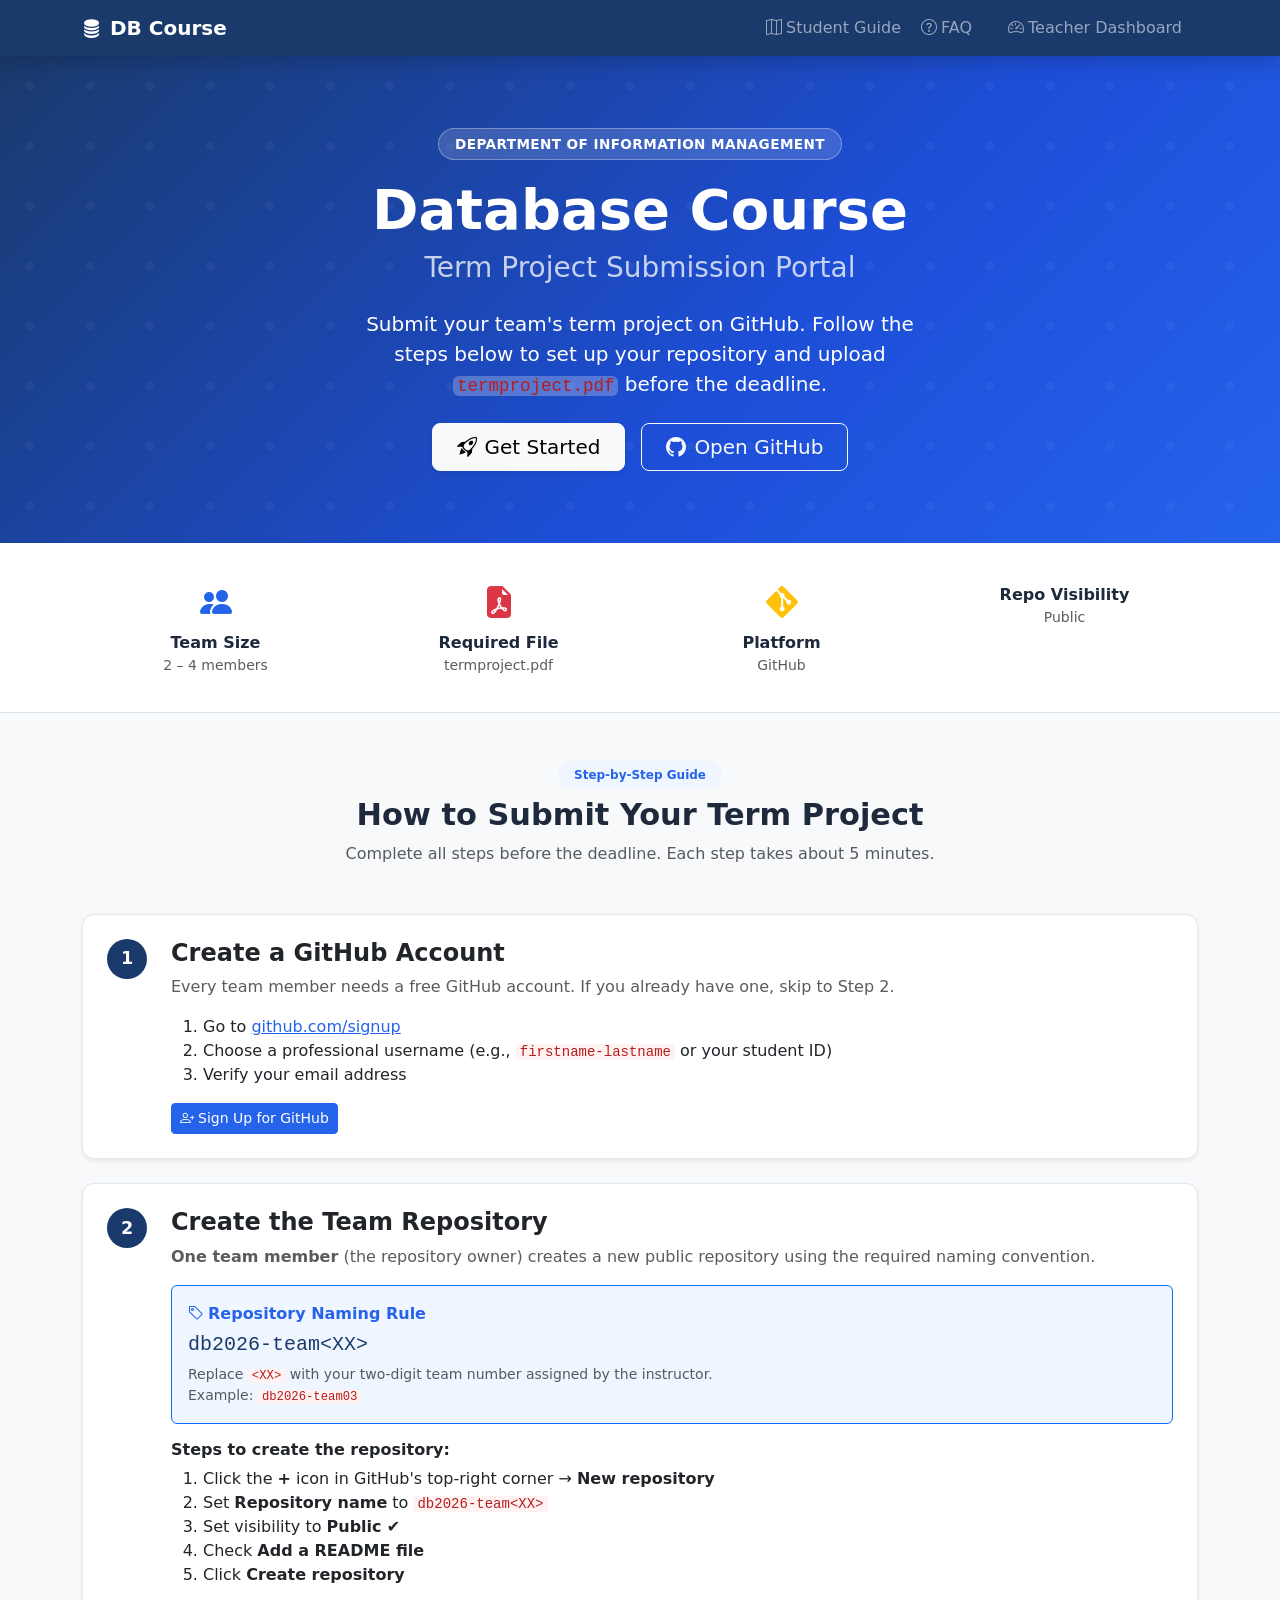
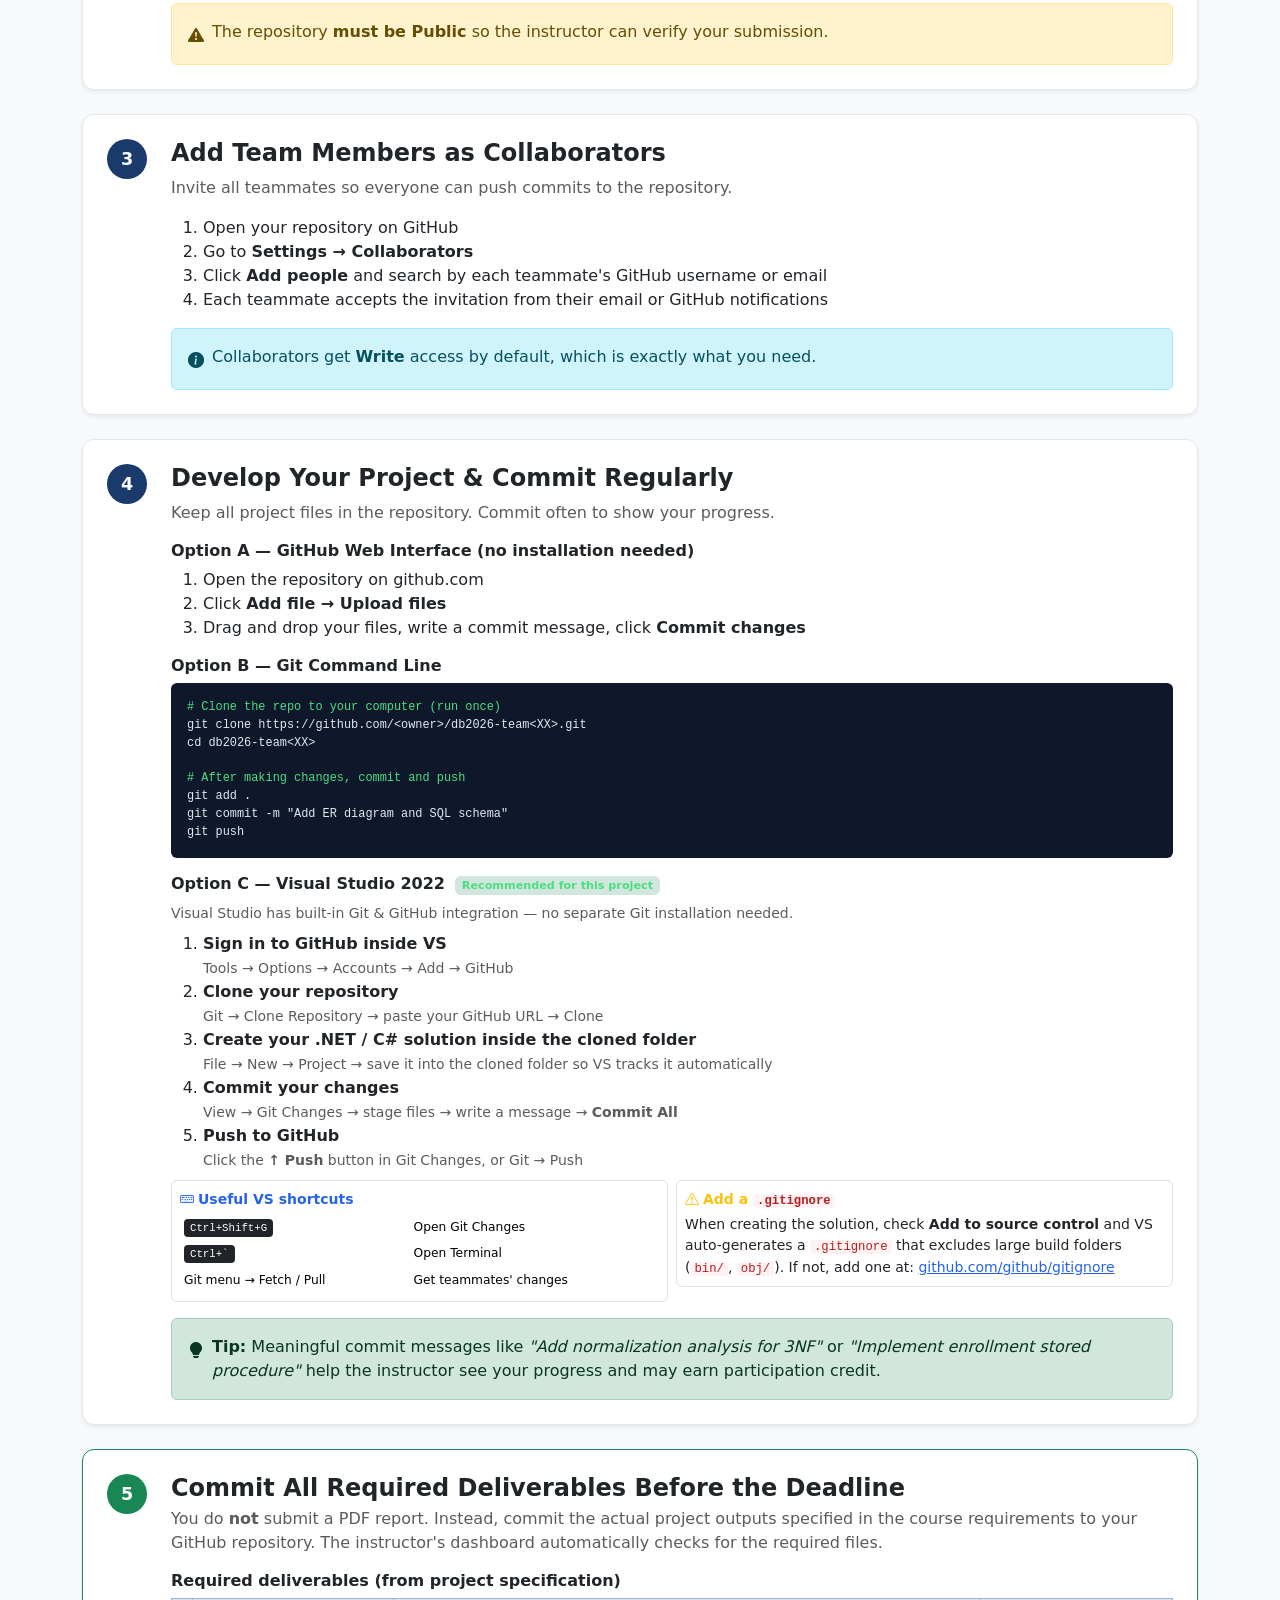
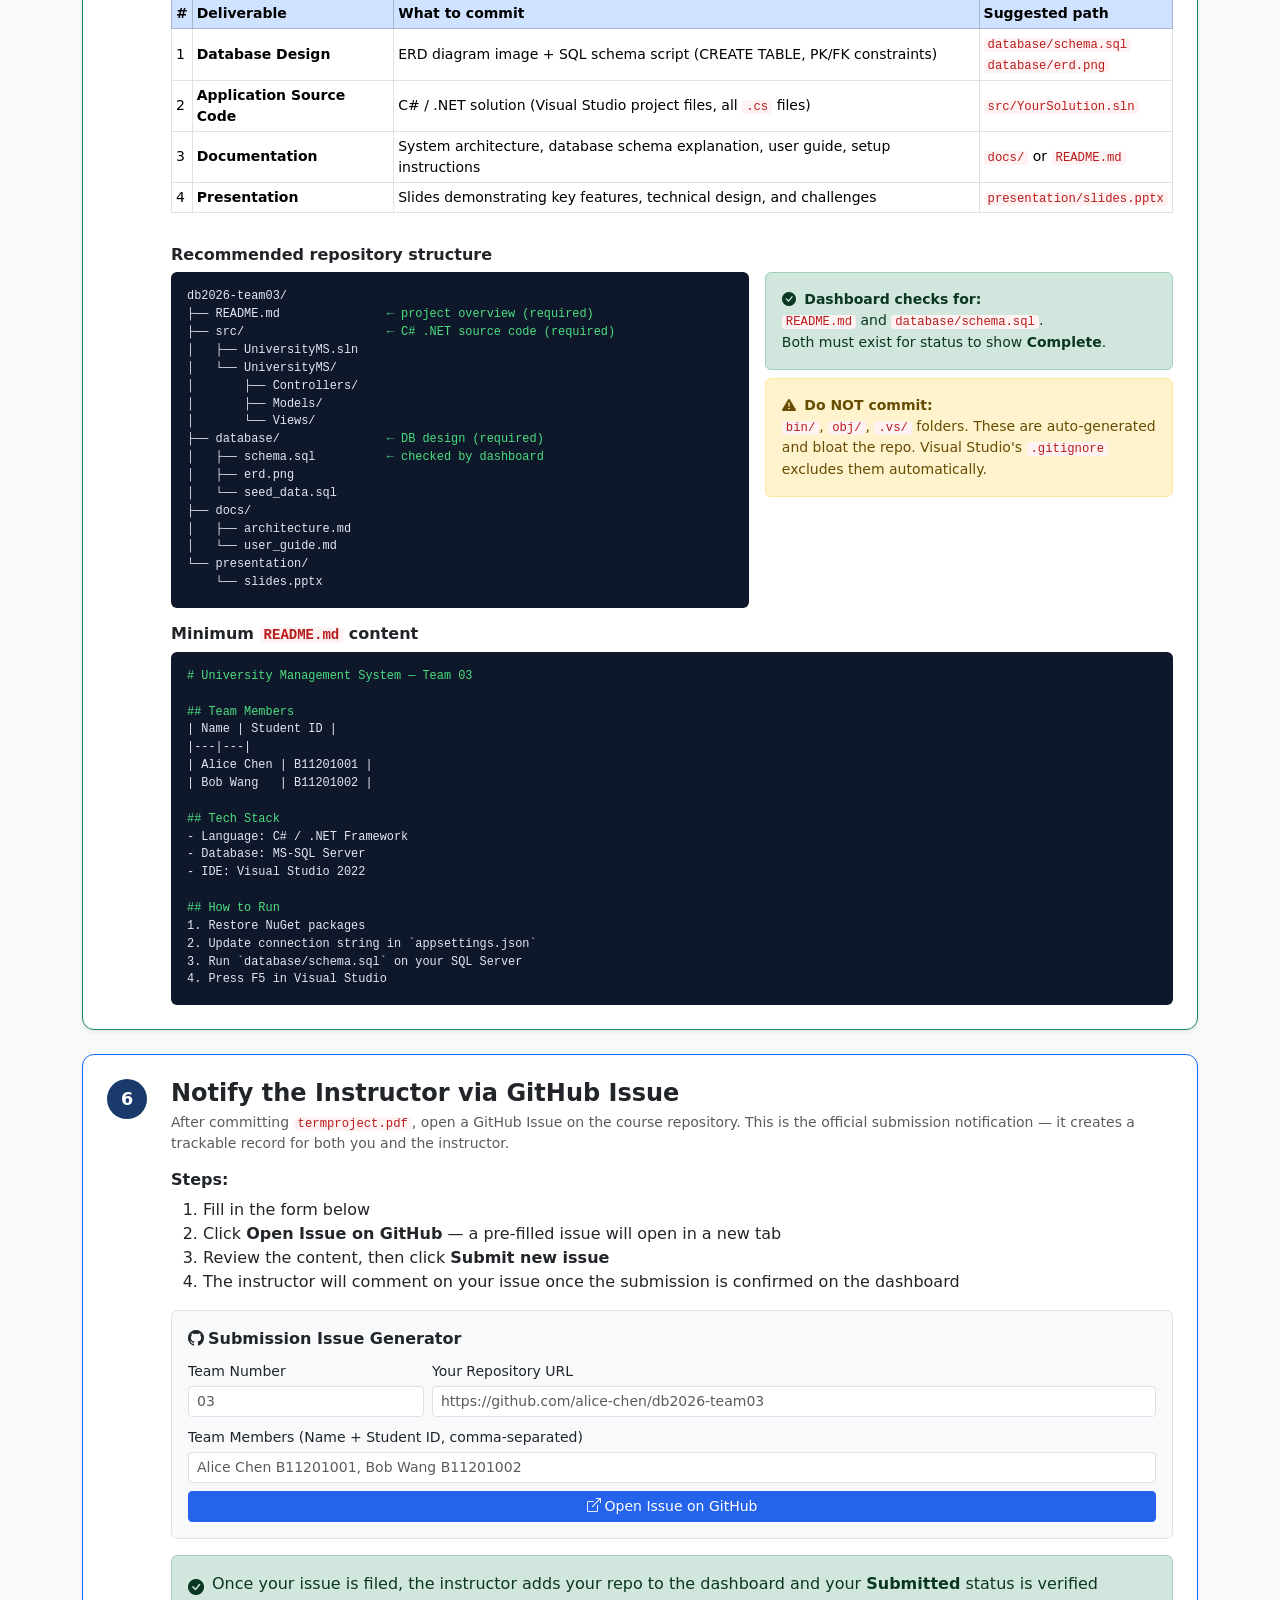
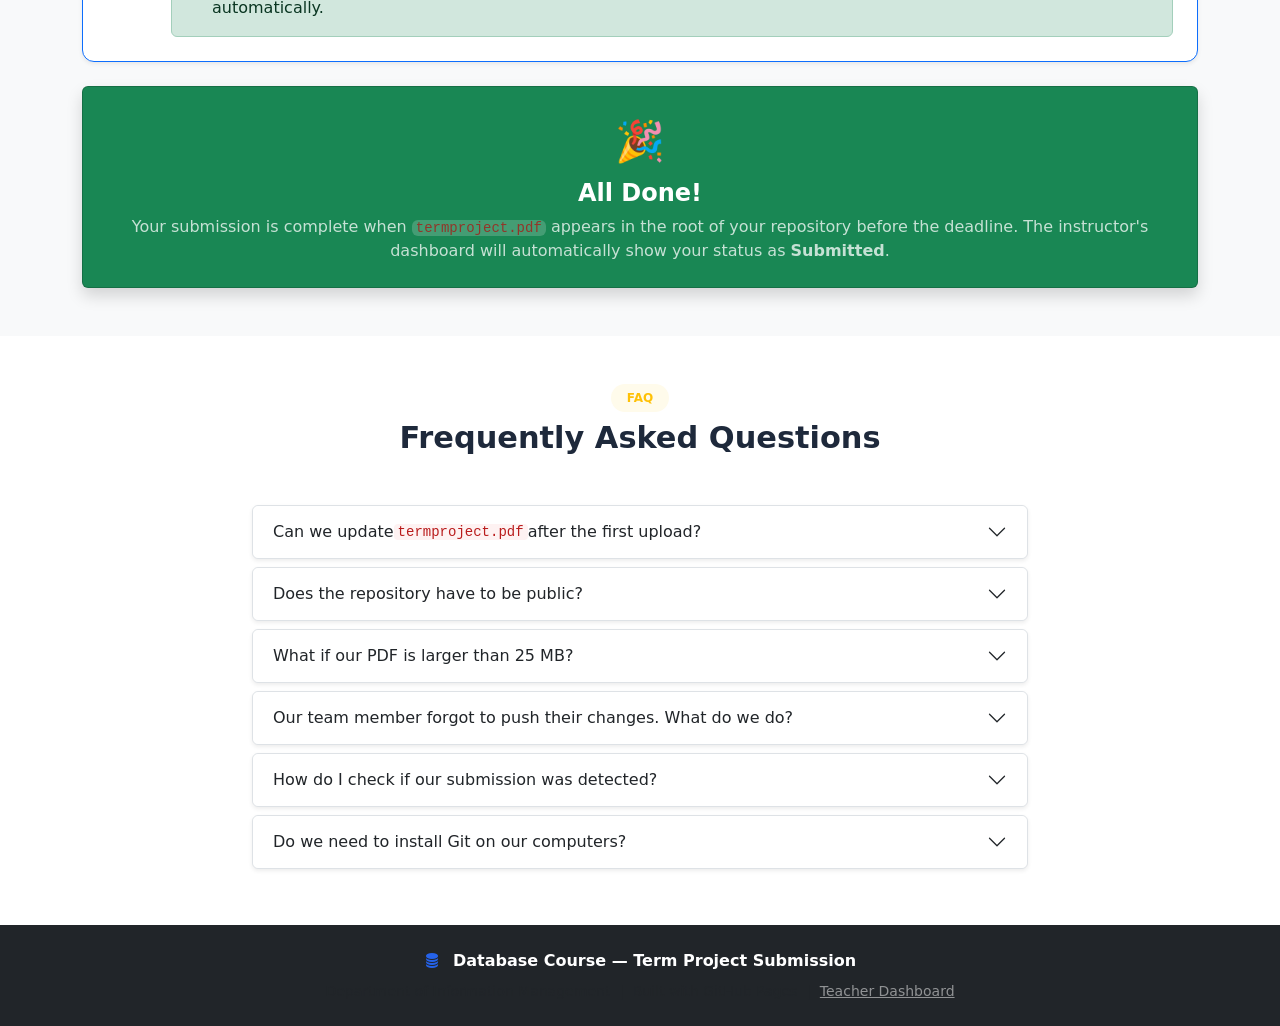
<file: index.html>
<!DOCTYPE html>
<html lang="en">
<head>
  <meta charset="UTF-8" />
  <meta name="viewport" content="width=device-width, initial-scale=1.0" />
  <title>DB Course — Term Project Submission</title>
  <link rel="stylesheet" href="https://cdn.jsdelivr.net/npm/bootstrap@5.3.3/dist/css/bootstrap.min.css" />
  <link rel="stylesheet" href="https://cdn.jsdelivr.net/npm/bootstrap-icons@1.11.3/font/bootstrap-icons.min.css" />
  <link rel="stylesheet" href="assets/css/style.css" />
</head>
<body>

<!-- ── Navbar ─────────────────────────────────────────────────────────── -->
<nav class="navbar navbar-expand-lg navbar-dark bg-primary sticky-top shadow">
  <div class="container">
    <a class="navbar-brand fw-bold" href="index.html">
      <i class="bi bi-database-fill me-2"></i>DB Course
    </a>
    <button class="navbar-toggler" type="button" data-bs-toggle="collapse" data-bs-target="#navmenu">
      <span class="navbar-toggler-icon"></span>
    </button>
    <div class="collapse navbar-collapse" id="navmenu">
      <ul class="navbar-nav ms-auto gap-1">
        <li class="nav-item"><a class="nav-link" href="#guide"><i class="bi bi-map me-1"></i>Student Guide</a></li>
        <li class="nav-item"><a class="nav-link" href="#faq"><i class="bi bi-question-circle me-1"></i>FAQ</a></li>
        <li class="nav-item">
          <a class="nav-link btn btn-outline-light btn-sm px-3 ms-2" href="dashboard.html">
            <i class="bi bi-speedometer2 me-1"></i>Teacher Dashboard
          </a>
        </li>
      </ul>
    </div>
  </div>
</nav>

<!-- ── Hero ───────────────────────────────────────────────────────────── -->
<section class="hero-section text-white text-center py-5">
  <div class="container py-4">
    <div class="hero-badge mb-3">Department of Information Management</div>
    <h1 class="display-4 fw-bold mb-2">Database Course</h1>
    <h2 class="h3 fw-normal mb-4 opacity-75">Term Project Submission Portal</h2>
    <p class="lead mb-4 mx-auto" style="max-width:600px">
      Submit your team's term project on GitHub. Follow the steps below to set up
      your repository and upload <code class="bg-white bg-opacity-25 px-1 rounded">termproject.pdf</code> before the deadline.
    </p>
    <div class="d-flex flex-wrap justify-content-center gap-3">
      <a href="#guide" class="btn btn-light btn-lg px-4 shadow-sm">
        <i class="bi bi-rocket-takeoff me-2"></i>Get Started
      </a>
      <a href="https://github.com" target="_blank" class="btn btn-outline-light btn-lg px-4">
        <i class="bi bi-github me-2"></i>Open GitHub
      </a>
    </div>
  </div>
</section>

<!-- ── Info Cards ──────────────────────────────────────────────────────── -->
<section class="bg-white py-4 border-bottom shadow-sm">
  <div class="container">
    <div class="row g-3 text-center">
      <div class="col-6 col-md-3">
        <div class="info-card">
          <i class="bi bi-people-fill text-primary fs-2 mb-1"></i>
          <div class="fw-semibold">Team Size</div>
          <div class="text-muted small">2 – 4 members</div>
        </div>
      </div>
      <div class="col-6 col-md-3">
        <div class="info-card">
          <i class="bi bi-file-earmark-pdf-fill text-danger fs-2 mb-1"></i>
          <div class="fw-semibold">Required File</div>
          <div class="text-muted small">termproject.pdf</div>
        </div>
      </div>
      <div class="col-6 col-md-3">
        <div class="info-card">
          <i class="bi bi-git text-warning fs-2 mb-1"></i>
          <div class="fw-semibold">Platform</div>
          <div class="text-muted small">GitHub</div>
        </div>
      </div>
      <div class="col-6 col-md-3">
        <div class="info-card">
          <i class="bi bi-shield-check-fill text-success fs-2 mb-1"></i>
          <div class="fw-semibold">Repo Visibility</div>
          <div class="text-muted small">Public</div>
        </div>
      </div>
    </div>
  </div>
</section>

<!-- ── Student Guide ──────────────────────────────────────────────────── -->
<section id="guide" class="py-5 bg-light">
  <div class="container">
    <div class="section-header text-center mb-5">
      <span class="badge bg-primary-subtle text-primary mb-2 px-3 py-2 rounded-pill">Step-by-Step Guide</span>
      <h2 class="fw-bold">How to Submit Your Term Project</h2>
      <p class="text-muted">Complete all steps before the deadline. Each step takes about 5 minutes.</p>
    </div>

    <!-- Step 1 -->
    <div class="step-card card shadow-sm mb-4">
      <div class="card-body p-4">
        <div class="d-flex align-items-start gap-4">
          <div class="step-number bg-primary text-white">1</div>
          <div class="flex-grow-1">
            <h4 class="fw-bold mb-2">Create a GitHub Account</h4>
            <p class="text-muted mb-3">
              Every team member needs a free GitHub account. If you already have one, skip to Step 2.
            </p>
            <ol class="mb-3">
              <li>Go to <a href="https://github.com/signup" target="_blank">github.com/signup</a></li>
              <li>Choose a professional username (e.g., <code>firstname-lastname</code> or your student ID)</li>
              <li>Verify your email address</li>
            </ol>
            <a href="https://github.com/signup" target="_blank" class="btn btn-primary btn-sm">
              <i class="bi bi-person-plus me-1"></i>Sign Up for GitHub
            </a>
          </div>
        </div>
      </div>
    </div>

    <!-- Step 2 -->
    <div class="step-card card shadow-sm mb-4">
      <div class="card-body p-4">
        <div class="d-flex align-items-start gap-4">
          <div class="step-number bg-primary text-white">2</div>
          <div class="flex-grow-1">
            <h4 class="fw-bold mb-2">Create the Team Repository</h4>
            <p class="text-muted mb-3">
              <strong>One team member</strong> (the repository owner) creates a new public repository
              using the required naming convention.
            </p>

            <div class="naming-box bg-primary-subtle border border-primary rounded p-3 mb-3">
              <div class="fw-semibold text-primary mb-1"><i class="bi bi-tag me-1"></i>Repository Naming Rule</div>
              <code class="fs-5">db2026-team&lt;XX&gt;</code>
              <div class="text-muted small mt-1">
                Replace <code>&lt;XX&gt;</code> with your two-digit team number assigned by the instructor.
                <br>Example: <code>db2026-team03</code>
              </div>
            </div>

            <h6 class="fw-semibold mt-3">Steps to create the repository:</h6>
            <ol>
              <li>Click the <strong>+</strong> icon in GitHub's top-right corner → <strong>New repository</strong></li>
              <li>Set <strong>Repository name</strong> to <code>db2026-team&lt;XX&gt;</code></li>
              <li>Set visibility to <strong>Public</strong> ✔</li>
              <li>Check <strong>Add a README file</strong></li>
              <li>Click <strong>Create repository</strong></li>
            </ol>

            <div class="alert alert-warning d-flex gap-2 mb-0 mt-2">
              <i class="bi bi-exclamation-triangle-fill mt-1 flex-shrink-0"></i>
              <div>The repository <strong>must be Public</strong> so the instructor can verify your submission.</div>
            </div>
          </div>
        </div>
      </div>
    </div>

    <!-- Step 3 -->
    <div class="step-card card shadow-sm mb-4">
      <div class="card-body p-4">
        <div class="d-flex align-items-start gap-4">
          <div class="step-number bg-primary text-white">3</div>
          <div class="flex-grow-1">
            <h4 class="fw-bold mb-2">Add Team Members as Collaborators</h4>
            <p class="text-muted mb-3">
              Invite all teammates so everyone can push commits to the repository.
            </p>
            <ol>
              <li>Open your repository on GitHub</li>
              <li>Go to <strong>Settings → Collaborators</strong></li>
              <li>Click <strong>Add people</strong> and search by each teammate's GitHub username or email</li>
              <li>Each teammate accepts the invitation from their email or GitHub notifications</li>
            </ol>
            <div class="alert alert-info d-flex gap-2 mb-0 mt-2">
              <i class="bi bi-info-circle-fill mt-1 flex-shrink-0"></i>
              <div>Collaborators get <strong>Write</strong> access by default, which is exactly what you need.</div>
            </div>
          </div>
        </div>
      </div>
    </div>

    <!-- Step 4 -->
    <div class="step-card card shadow-sm mb-4">
      <div class="card-body p-4">
        <div class="d-flex align-items-start gap-4">
          <div class="step-number bg-primary text-white">4</div>
          <div class="flex-grow-1">
            <h4 class="fw-bold mb-2">Develop Your Project &amp; Commit Regularly</h4>
            <p class="text-muted mb-3">
              Keep all project files in the repository. Commit often to show your progress.
            </p>

            <h6 class="fw-semibold">Option A — GitHub Web Interface (no installation needed)</h6>
            <ol class="mb-3">
              <li>Open the repository on github.com</li>
              <li>Click <strong>Add file → Upload files</strong></li>
              <li>Drag and drop your files, write a commit message, click <strong>Commit changes</strong></li>
            </ol>

            <h6 class="fw-semibold">Option B — Git Command Line</h6>
            <div class="code-block rounded p-3 mb-3">
              <pre class="mb-0"><code><span class="text-success"># Clone the repo to your computer (run once)</span>
git clone https://github.com/&lt;owner&gt;/db2026-team&lt;XX&gt;.git
cd db2026-team&lt;XX&gt;

<span class="text-success"># After making changes, commit and push</span>
git add .
git commit -m "Add ER diagram and SQL schema"
git push</code></pre>
            </div>

            <h6 class="fw-semibold mt-3">Option C — Visual Studio 2022 <span class="badge bg-success-subtle text-success ms-1" style="font-size:.7rem">Recommended for this project</span></h6>
            <p class="text-muted small mb-2">
              Visual Studio has built-in Git &amp; GitHub integration — no separate Git installation needed.
            </p>
            <ol class="mb-2">
              <li>
                <strong>Sign in to GitHub inside VS</strong><br>
                <span class="text-muted small">Tools → Options → Accounts → Add → GitHub</span>
              </li>
              <li>
                <strong>Clone your repository</strong><br>
                <span class="text-muted small">Git → Clone Repository → paste your GitHub URL → Clone</span>
              </li>
              <li>
                <strong>Create your .NET / C# solution inside the cloned folder</strong><br>
                <span class="text-muted small">File → New → Project → save it into the cloned folder so VS tracks it automatically</span>
              </li>
              <li>
                <strong>Commit your changes</strong><br>
                <span class="text-muted small">View → Git Changes → stage files → write a message → <strong>Commit All</strong></span>
              </li>
              <li>
                <strong>Push to GitHub</strong><br>
                <span class="text-muted small">Click the <strong>↑ Push</strong> button in Git Changes, or Git → Push</span>
              </li>
            </ol>

            <div class="row g-2 mb-3">
              <div class="col-md-6">
                <div class="border rounded p-2 small">
                  <div class="fw-semibold mb-1 text-primary"><i class="bi bi-keyboard me-1"></i>Useful VS shortcuts</div>
                  <table class="table table-sm table-borderless mb-0 small">
                    <tr><td><kbd>Ctrl+Shift+G</kbd></td><td>Open Git Changes</td></tr>
                    <tr><td><kbd>Ctrl+`</kbd></td><td>Open Terminal</td></tr>
                    <tr><td>Git menu → Fetch / Pull</td><td>Get teammates' changes</td></tr>
                  </table>
                </div>
              </div>
              <div class="col-md-6">
                <div class="border rounded p-2 small">
                  <div class="fw-semibold mb-1 text-warning"><i class="bi bi-exclamation-triangle me-1"></i>Add a <code>.gitignore</code></div>
                  When creating the solution, check <strong>Add to source control</strong> and VS auto-generates
                  a <code>.gitignore</code> that excludes large build folders (<code>bin/</code>, <code>obj/</code>).
                  If not, add one at: <a href="https://github.com/github/gitignore/blob/main/VisualStudio.gitignore" target="_blank">github.com/github/gitignore</a>
                </div>
              </div>
            </div>

            <div class="alert alert-success d-flex gap-2 mb-0">
              <i class="bi bi-lightbulb-fill mt-1 flex-shrink-0"></i>
              <div><strong>Tip:</strong> Meaningful commit messages like <em>"Add normalization analysis for 3NF"</em>
              or <em>"Implement enrollment stored procedure"</em>
              help the instructor see your progress and may earn participation credit.</div>
            </div>
          </div>
        </div>
      </div>
    </div>

    <!-- Step 5 -->
    <div class="step-card card shadow-sm mb-4 border-success">
      <div class="card-body p-4">
        <div class="d-flex align-items-start gap-4">
          <div class="step-number bg-success text-white">5</div>
          <div class="flex-grow-1">
            <h4 class="fw-bold mb-1">Commit All Required Deliverables Before the Deadline</h4>
            <p class="text-muted mb-3">
              You do <strong>not</strong> submit a PDF report. Instead, commit the actual project
              outputs specified in the course requirements to your GitHub repository.
              The instructor's dashboard automatically checks for the required files.
            </p>

            <!-- Deliverables table -->
            <h6 class="fw-semibold mb-2">Required deliverables (from project specification)</h6>
            <div class="table-responsive mb-3">
              <table class="table table-bordered table-sm small align-middle">
                <thead class="table-primary">
                  <tr>
                    <th>#</th><th>Deliverable</th><th>What to commit</th><th>Suggested path</th>
                  </tr>
                </thead>
                <tbody>
                  <tr>
                    <td>1</td>
                    <td><strong>Database Design</strong></td>
                    <td>ERD diagram image + SQL schema script (CREATE TABLE, PK/FK constraints)</td>
                    <td><code>database/schema.sql</code><br><code>database/erd.png</code></td>
                  </tr>
                  <tr>
                    <td>2</td>
                    <td><strong>Application Source Code</strong></td>
                    <td>C# / .NET solution (Visual Studio project files, all <code>.cs</code> files)</td>
                    <td><code>src/YourSolution.sln</code></td>
                  </tr>
                  <tr>
                    <td>3</td>
                    <td><strong>Documentation</strong></td>
                    <td>System architecture, database schema explanation, user guide, setup instructions</td>
                    <td><code>docs/</code> or <code>README.md</code></td>
                  </tr>
                  <tr>
                    <td>4</td>
                    <td><strong>Presentation</strong></td>
                    <td>Slides demonstrating key features, technical design, and challenges</td>
                    <td><code>presentation/slides.pptx</code></td>
                  </tr>
                </tbody>
              </table>
            </div>

            <!-- Repo structure -->
            <h6 class="fw-semibold mb-2">Recommended repository structure</h6>
            <div class="row g-3 mb-3">
              <div class="col-md-7">
                <div class="code-block rounded p-3">
                  <pre class="mb-0 small"><code>db2026-team03/
├── README.md               <span class="text-success">← project overview (required)</span>
├── src/                    <span class="text-success">← C# .NET source code (required)</span>
│   ├── UniversityMS.sln
│   └── UniversityMS/
│       ├── Controllers/
│       ├── Models/
│       └── Views/
├── database/               <span class="text-success">← DB design (required)</span>
│   ├── schema.sql          <span class="text-success">← checked by dashboard</span>
│   ├── erd.png
│   └── seed_data.sql
├── docs/
│   ├── architecture.md
│   └── user_guide.md
└── presentation/
    └── slides.pptx</code></pre>
                </div>
              </div>
              <div class="col-md-5 d-flex flex-column gap-2">
                <div class="alert alert-success mb-0 small">
                  <i class="bi bi-check-circle-fill me-1"></i>
                  <strong>Dashboard checks for:</strong><br>
                  <code>README.md</code> and <code>database/schema.sql</code>.<br>
                  Both must exist for status to show <strong>Complete</strong>.
                </div>
                <div class="alert alert-warning mb-0 small">
                  <i class="bi bi-exclamation-triangle-fill me-1"></i>
                  <strong>Do NOT commit:</strong><br>
                  <code>bin/</code>, <code>obj/</code>, <code>.vs/</code> folders.
                  These are auto-generated and bloat the repo. Visual Studio's
                  <code>.gitignore</code> excludes them automatically.
                </div>
              </div>
            </div>

            <!-- README template -->
            <h6 class="fw-semibold mb-2">Minimum <code>README.md</code> content</h6>
            <div class="code-block rounded p-3 mb-0">
              <pre class="mb-0 small"><code><span class="text-success"># University Management System — Team 03</span>

<span class="text-success">## Team Members</span>
| Name | Student ID |
|---|---|
| Alice Chen | B11201001 |
| Bob Wang   | B11201002 |

<span class="text-success">## Tech Stack</span>
- Language: C# / .NET Framework
- Database: MS-SQL Server
- IDE: Visual Studio 2022

<span class="text-success">## How to Run</span>
1. Restore NuGet packages
2. Update connection string in `appsettings.json`
3. Run `database/schema.sql` on your SQL Server
4. Press F5 in Visual Studio</code></pre>
            </div>
          </div>
        </div>
      </div>
    </div>

    <!-- Step 6 -->
    <div class="step-card card shadow-sm mb-4 border-primary">
      <div class="card-body p-4">
        <div class="d-flex align-items-start gap-4">
          <div class="step-number bg-primary text-white">6</div>
          <div class="flex-grow-1">
            <h4 class="fw-bold mb-1">Notify the Instructor via GitHub Issue</h4>
            <p class="text-muted small mb-3">
              After committing <code>termproject.pdf</code>, open a GitHub Issue on the course repository.
              This is the official submission notification — it creates a trackable record for both you and the instructor.
            </p>

            <h6 class="fw-semibold">Steps:</h6>
            <ol class="mb-3">
              <li>Fill in the form below</li>
              <li>Click <strong>Open Issue on GitHub</strong> — a pre-filled issue will open in a new tab</li>
              <li>Review the content, then click <strong>Submit new issue</strong></li>
              <li>The instructor will comment on your issue once the submission is confirmed on the dashboard</li>
            </ol>

            <!-- Issue generator -->
            <div class="card border bg-light p-3 mb-3">
              <div class="fw-semibold mb-2"><i class="bi bi-github me-1"></i>Submission Issue Generator</div>
              <div class="row g-2 mb-2">
                <div class="col-sm-3">
                  <label class="form-label small mb-1">Team Number</label>
                  <input type="text" class="form-control form-control-sm" id="issueTeamNum" placeholder="03" maxlength="4" />
                </div>
                <div class="col-sm-9">
                  <label class="form-label small mb-1">Your Repository URL</label>
                  <input type="text" class="form-control form-control-sm" id="issueRepoUrl" placeholder="https://github.com/alice-chen/db2026-team03" />
                </div>
              </div>
              <div class="mb-2">
                <label class="form-label small mb-1">Team Members (Name + Student ID, comma-separated)</label>
                <input type="text" class="form-control form-control-sm" id="issueMembers"
                  placeholder="Alice Chen B11201001, Bob Wang B11201002" />
              </div>
              <button class="btn btn-primary btn-sm" id="issueBtn">
                <i class="bi bi-box-arrow-up-right me-1"></i>Open Issue on GitHub
              </button>
              <div id="issueError" class="text-danger small mt-2 d-none">
                <i class="bi bi-exclamation-circle me-1"></i>Please fill in all fields.
              </div>
            </div>

            <div class="alert alert-success d-flex gap-2 mb-0">
              <i class="bi bi-check-circle-fill mt-1 flex-shrink-0"></i>
              <div>Once your issue is filed, the instructor adds your repo to the dashboard and
              your <strong>Submitted</strong> status is verified automatically.</div>
            </div>
          </div>
        </div>
      </div>
    </div>

    <!-- Done banner -->
    <div class="card bg-success text-white shadow text-center p-4">
      <div class="fs-1 mb-2">🎉</div>
      <h4 class="fw-bold">All Done!</h4>
      <p class="mb-0 opacity-75">
        Your submission is complete when <code class="bg-white bg-opacity-25 px-1 rounded">termproject.pdf</code>
        appears in the root of your repository before the deadline.
        The instructor's dashboard will automatically show your status as <strong>Submitted</strong>.
      </p>
    </div>
  </div>
</section>

<!-- ── FAQ ────────────────────────────────────────────────────────────── -->
<section id="faq" class="py-5 bg-white">
  <div class="container" style="max-width:800px">
    <div class="section-header text-center mb-5">
      <span class="badge bg-warning-subtle text-warning mb-2 px-3 py-2 rounded-pill">FAQ</span>
      <h2 class="fw-bold">Frequently Asked Questions</h2>
    </div>

    <div class="accordion" id="faqAccordion">

      <div class="accordion-item border mb-2 rounded shadow-sm">
        <h2 class="accordion-header">
          <button class="accordion-button collapsed rounded" type="button" data-bs-toggle="collapse" data-bs-target="#faq1">
            Can we update <code>termproject.pdf</code> after the first upload?
          </button>
        </h2>
        <div id="faq1" class="accordion-collapse collapse" data-bs-parent="#faqAccordion">
          <div class="accordion-body text-muted">
            Yes. You can overwrite <code>termproject.pdf</code> any number of times before the deadline
            by uploading a new file with the same name. The dashboard always checks the <strong>latest</strong>
            version. GitHub also keeps the full history, so the instructor can see all versions if needed.
          </div>
        </div>
      </div>

      <div class="accordion-item border mb-2 rounded shadow-sm">
        <h2 class="accordion-header">
          <button class="accordion-button collapsed rounded" type="button" data-bs-toggle="collapse" data-bs-target="#faq2">
            Does the repository have to be public?
          </button>
        </h2>
        <div id="faq2" class="accordion-collapse collapse" data-bs-parent="#faqAccordion">
          <div class="accordion-body text-muted">
            Yes. The teacher dashboard uses the GitHub API to check file existence, which requires the
            repository to be publicly accessible. If you are concerned about confidentiality, note that
            most academic projects are perfectly fine to share publicly.
          </div>
        </div>
      </div>

      <div class="accordion-item border mb-2 rounded shadow-sm">
        <h2 class="accordion-header">
          <button class="accordion-button collapsed rounded" type="button" data-bs-toggle="collapse" data-bs-target="#faq3">
            What if our PDF is larger than 25 MB?
          </button>
        </h2>
        <div id="faq3" class="accordion-collapse collapse" data-bs-parent="#faqAccordion">
          <div class="accordion-body text-muted">
            GitHub's file size limit via the web interface is 25 MB. If your PDF is larger, use
            <strong>Git LFS</strong> (Large File Storage) or compress your PDF with a tool like
            <a href="https://www.ilovepdf.com/compress_pdf" target="_blank">ilovepdf.com</a> before uploading.
            Most reports should be well under 25 MB.
          </div>
        </div>
      </div>

      <div class="accordion-item border mb-2 rounded shadow-sm">
        <h2 class="accordion-header">
          <button class="accordion-button collapsed rounded" type="button" data-bs-toggle="collapse" data-bs-target="#faq4">
            Our team member forgot to push their changes. What do we do?
          </button>
        </h2>
        <div id="faq4" class="accordion-collapse collapse" data-bs-parent="#faqAccordion">
          <div class="accordion-body text-muted">
            Any collaborator can upload or push files. One teammate can simply upload the missing files
            via the GitHub web interface. Commit authorship is tracked, so the instructor can see who
            contributed what.
          </div>
        </div>
      </div>

      <div class="accordion-item border mb-2 rounded shadow-sm">
        <h2 class="accordion-header">
          <button class="accordion-button collapsed rounded" type="button" data-bs-toggle="collapse" data-bs-target="#faq5">
            How do I check if our submission was detected?
          </button>
        </h2>
        <div id="faq5" class="accordion-collapse collapse" data-bs-parent="#faqAccordion">
          <div class="accordion-body text-muted">
            Ask the instructor to check the <a href="dashboard.html">dashboard</a>. Your row should show
            a green <strong>Submitted</strong> badge along with the file size and submission timestamp.
            You can also directly open
            <code>https://github.com/&lt;owner&gt;/db2026-team&lt;XX&gt;/blob/main/termproject.pdf</code>
            to verify the file is visible.
          </div>
        </div>
      </div>

      <div class="accordion-item border mb-2 rounded shadow-sm">
        <h2 class="accordion-header">
          <button class="accordion-button collapsed rounded" type="button" data-bs-toggle="collapse" data-bs-target="#faq6">
            Do we need to install Git on our computers?
          </button>
        </h2>
        <div id="faq6" class="accordion-collapse collapse" data-bs-parent="#faqAccordion">
          <div class="accordion-body text-muted">
            No! You can do everything through the GitHub web interface — creating repos, uploading files,
            and managing collaborators. Installing Git is optional but recommended for a smoother workflow
            if you plan to code together.
          </div>
        </div>
      </div>

    </div>
  </div>
</section>

<!-- ── Footer ─────────────────────────────────────────────────────────── -->
<footer class="bg-dark text-white py-4 mt-auto">
  <div class="container text-center">
    <div class="mb-2">
      <i class="bi bi-database-fill me-2 text-primary"></i>
      <strong>Database Course — Term Project Submission</strong>
    </div>
    <div class="text-muted small">
      Department of Information Management &nbsp;|&nbsp;
      Built with GitHub Pages &nbsp;|&nbsp;
      <a href="dashboard.html" class="text-white-50">Teacher Dashboard</a>
    </div>
  </div>
</footer>

<script src="https://cdn.jsdelivr.net/npm/bootstrap@5.3.3/dist/js/bootstrap.bundle.min.js"></script>
<script>
(async () => {
  let courseRepo = 'YOUR-GITHUB-USERNAME/db2026-course';
  try {
    const d = await (await fetch('teams.json')).json();
    if (d.courseRepo) courseRepo = d.courseRepo;
  } catch (_) {}

  document.getElementById('issueBtn').addEventListener('click', () => {
    const teamNum  = document.getElementById('issueTeamNum').value.trim();
    const repoUrl  = document.getElementById('issueRepoUrl').value.trim();
    const members  = document.getElementById('issueMembers').value.trim();
    const errEl    = document.getElementById('issueError');

    if (!teamNum || !repoUrl || !members) {
      errEl.classList.remove('d-none'); return;
    }
    errEl.classList.add('d-none');

    const title = `[DB2026] Team ${teamNum.padStart(2,'0')} — Submission Notification`;
    const body  =
`## Term Project Submission

| Field | Detail |
|---|---|
| **Team** | Team ${teamNum.padStart(2,'0')} |
| **Members** | ${members} |
| **Repository** | ${repoUrl} |
| **Submitted file** | \`termproject.pdf\` ✅ |

Please confirm receipt and add our team to the submission dashboard. Thank you!`;

    const url = `https://github.com/${courseRepo}/issues/new`
      + `?title=${encodeURIComponent(title)}`
      + `&body=${encodeURIComponent(body)}`
      + `&labels=submission`;
    window.open(url, '_blank');
  });
})();
</script>
</body>
</html>
</file>
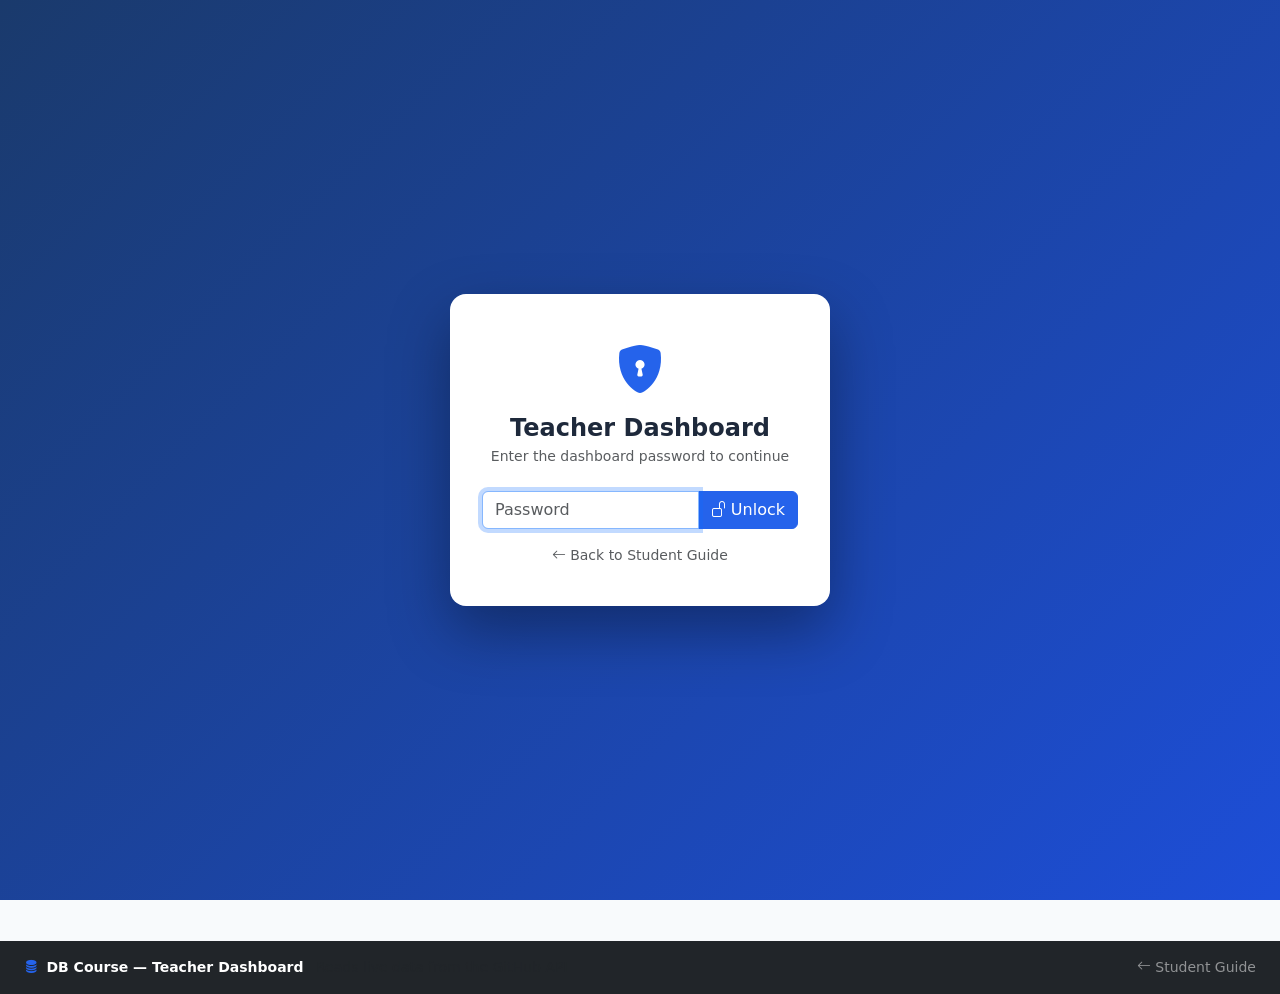
<file: dashboard.html>
<!DOCTYPE html>
<html lang="en">
<head>
  <meta charset="UTF-8" />
  <meta name="viewport" content="width=device-width, initial-scale=1.0" />
  <title>Teacher Dashboard — DB Course Submissions</title>
  <link rel="stylesheet" href="https://cdn.jsdelivr.net/npm/bootstrap@5.3.3/dist/css/bootstrap.min.css" />
  <link rel="stylesheet" href="https://cdn.jsdelivr.net/npm/bootstrap-icons@1.11.3/font/bootstrap-icons.min.css" />
  <link rel="stylesheet" href="assets/css/style.css" />
</head>
<body>

<!-- ── Password Overlay ────────────────────────────────────────────────── -->
<div id="authOverlay">
  <div class="auth-box">
    <div class="text-center mb-4">
      <i class="bi bi-shield-lock-fill text-primary" style="font-size:3rem"></i>
      <h4 class="fw-bold mt-2 mb-0">Teacher Dashboard</h4>
      <p class="text-muted small mt-1">Enter the dashboard password to continue</p>
    </div>
    <div id="authError" class="alert alert-danger d-none small py-2 mb-3">
      <i class="bi bi-x-circle me-1"></i>Incorrect password. Please try again.
    </div>
    <div class="input-group mb-3">
      <input type="password" class="form-control" id="authPassword" placeholder="Password" autocomplete="current-password" />
      <button class="btn btn-primary" id="authSubmit">
        <i class="bi bi-unlock me-1"></i>Unlock
      </button>
    </div>
    <div class="text-center small text-muted">
      <a href="index.html" class="text-muted text-decoration-none">
        <i class="bi bi-arrow-left me-1"></i>Back to Student Guide
      </a>
    </div>
  </div>
</div>

<!-- ── Navbar ─────────────────────────────────────────────────────────── -->
<nav class="navbar navbar-expand-lg navbar-dark bg-primary sticky-top shadow">
  <div class="container-fluid px-4">
    <a class="navbar-brand fw-bold" href="index.html">
      <i class="bi bi-database-fill me-2"></i>DB Course
    </a>
    <div class="d-flex align-items-center gap-2 ms-auto">
      <span class="text-white-50 small d-none d-md-inline" id="lastChecked"></span>
      <a href="index.html" class="btn btn-outline-light btn-sm">
        <i class="bi bi-house me-1"></i>Student Guide
      </a>
    </div>
  </div>
</nav>

<!-- ── Dashboard header ────────────────────────────────────────────────── -->
<div class="bg-white border-bottom px-4 py-3">
  <div class="container-fluid">
    <div class="d-flex flex-wrap align-items-center justify-content-between gap-3">
      <div>
        <h1 class="h4 fw-bold mb-0" id="courseTitle">Loading…</h1>
        <div class="text-muted small" id="courseMeta"></div>
        <div class="small mt-1">
          <i class="bi bi-calendar-event me-1 text-warning"></i>
          Deadline: <strong id="deadlineVal">—</strong>
        </div>
      </div>
      <div class="d-flex gap-2 flex-wrap">
        <button class="btn btn-primary" id="btnCheck">
          <i class="bi bi-arrow-clockwise me-1"></i>Check All Submissions
        </button>
        <button class="btn btn-outline-secondary" id="exportBtn">
          <i class="bi bi-download me-1"></i>Export CSV
        </button>
      </div>
    </div>
  </div>
</div>

<!-- ── Main content ────────────────────────────────────────────────────── -->
<div class="container-fluid px-4 py-4">

  <!-- ── Stats row ─────────────────────────────────────────────────────── -->
  <div class="row g-3 mb-4">
    <div class="col-6 col-md-3">
      <div class="dash-stat-card">
        <div class="d-flex align-items-center gap-3">
          <div class="dash-stat-icon bg-primary bg-opacity-10 text-primary">
            <i class="bi bi-people-fill"></i>
          </div>
          <div>
            <div class="h3 fw-bold mb-0" id="statTotal">—</div>
            <div class="text-muted small">Total Teams</div>
          </div>
        </div>
      </div>
    </div>
    <div class="col-6 col-md-3">
      <div class="dash-stat-card">
        <div class="d-flex align-items-center gap-3">
          <div class="dash-stat-icon bg-success bg-opacity-10 text-success">
            <i class="bi bi-check-circle-fill"></i>
          </div>
          <div>
            <div class="h3 fw-bold mb-0 text-success" id="statSubmitted">—</div>
            <div class="text-muted small">Complete</div>
          </div>
        </div>
      </div>
    </div>
    <div class="col-6 col-md-3">
      <div class="dash-stat-card">
        <div class="d-flex align-items-center gap-3">
          <div class="dash-stat-icon text-warning" style="background:#ffedd5">
            <i class="bi bi-exclamation-circle-fill"></i>
          </div>
          <div>
            <div class="h3 fw-bold mb-0 text-warning" id="statPartial">—</div>
            <div class="text-muted small">Partial</div>
          </div>
        </div>
      </div>
    </div>
    <div class="col-6 col-md-3">
      <div class="dash-stat-card">
        <div class="d-flex align-items-center gap-3">
          <div class="dash-stat-icon bg-danger bg-opacity-10 text-danger">
            <i class="bi bi-x-circle-fill"></i>
          </div>
          <div>
            <div class="h3 fw-bold mb-0 text-danger" id="statMissing">—</div>
            <div class="text-muted small">Not Submitted</div>
          </div>
        </div>
      </div>
    </div>
  </div>

  <!-- Progress bar -->
  <div class="mb-4">
    <div class="d-flex justify-content-between align-items-center mb-1">
      <span class="small fw-semibold text-muted">Submission Progress</span>
      <span class="small fw-bold" id="progressPct">0%</span>
    </div>
    <div id="progressTrack">
      <div id="progressBar" style="width:0%"></div>
    </div>
  </div>

  <!-- ── GitHub Token ───────────────────────────────────────────────────── -->
  <div class="token-area p-3 mb-4">
    <div class="d-flex align-items-center gap-2 mb-2">
      <i class="bi bi-key-fill text-warning"></i>
      <strong class="small">GitHub Personal Access Token (optional but recommended)</strong>
      <button class="btn btn-link btn-sm p-0 ms-auto text-muted" type="button"
        data-bs-toggle="collapse" data-bs-target="#tokenCollapse">
        <i class="bi bi-chevron-down"></i> Toggle
      </button>
    </div>
    <div class="collapse" id="tokenCollapse">
      <p class="text-muted small mb-2">
        Without a token, GitHub limits API calls to <strong>60 per hour</strong> (per IP).
        A token raises this to 5,000/hour. Create one at
        <a href="https://github.com/settings/tokens" target="_blank">github.com/settings/tokens</a>
        with <strong>no scopes</strong> needed for public repos.
        The token is stored only in your browser's localStorage.
      </p>
      <div class="d-flex gap-2 align-items-center flex-wrap">
        <input type="password" class="form-control form-control-sm" id="tokenInput"
          placeholder="ghp_xxxxxxxxxxxxxxxxxxxx" style="max-width:340px" />
        <button class="btn btn-warning btn-sm" id="tokenSave">
          <i class="bi bi-floppy me-1"></i>Save
        </button>
        <button class="btn btn-outline-secondary btn-sm" id="tokenClear">
          <i class="bi bi-trash me-1"></i>Clear
        </button>
        <span class="small ms-1" id="tokenStatus"><span class="text-muted">No token</span></span>
      </div>
    </div>
  </div>

  <!-- ── Required files legend ────────────────────────────────────────────── -->
  <div class="alert alert-light border mb-4 small py-2">
    <i class="bi bi-list-check text-primary me-1"></i>
    <strong>Checked files per team:</strong>
    <span id="reqFilesList" class="ms-1 text-muted">loading…</span>
  </div>

  <!-- ── Filter & view controls ─────────────────────────────────────────── -->
  <div class="d-flex flex-wrap align-items-center gap-3 mb-3">
    <div class="input-group input-group-sm" style="max-width:260px">
      <span class="input-group-text bg-white"><i class="bi bi-search"></i></span>
      <input type="text" class="form-control" id="searchInput" placeholder="Search teams, students…" />
    </div>
    <select class="form-select form-select-sm" id="statusFilter" style="max-width:180px">
      <option value="all">All Teams</option>
      <option value="complete">Complete</option>
      <option value="partial">Partial</option>
      <option value="missing">Not Submitted</option>
    </select>
    <div class="btn-group btn-group-sm ms-auto" role="group">
      <button type="button" class="btn btn-outline-secondary active" id="viewGrid">
        <i class="bi bi-grid-3x3-gap"></i>
      </button>
      <button type="button" class="btn btn-outline-secondary" id="viewTable">
        <i class="bi bi-table"></i>
      </button>
    </div>
  </div>

  <!-- ── Grid view ──────────────────────────────────────────────────────── -->
  <div class="row g-3" id="gridView">
    <div class="col-12 text-center text-muted py-5">
      <div class="spinner-border text-primary" role="status"></div>
      <div class="mt-2">Loading teams…</div>
    </div>
  </div>

  <!-- ── Table view ─────────────────────────────────────────────────────── -->
  <div id="tableView" class="d-none">
    <div class="card shadow-sm">
      <div class="table-responsive">
        <table class="table table-hover align-middle mb-0">
          <thead class="table-light">
            <tr>
              <th>Team</th>
              <th>Members</th>
              <th>Repository</th>
              <th>Status</th>
              <th>Deliverables</th>
              <th>Last Push</th>
            </tr>
          </thead>
          <tbody id="tableBody">
            <tr><td colspan="6" class="text-center text-muted py-4">Loading…</td></tr>
          </tbody>
        </table>
      </div>
    </div>
  </div>

  <!-- ── How to add teams / configure note ────────────────────────────────── -->
  <div class="alert alert-secondary mt-4 small">
    <i class="bi bi-info-circle me-1"></i>
    <strong>Configuration:</strong>
    Edit <code>teams.json</code> and commit to update this dashboard.
    <ul class="mb-0 mt-1">
      <li><code>teams[].repo</code> — student repo in <code>github-username/repo-name</code> format</li>
      <li><code>requiredFiles</code> — list of deliverable file paths the dashboard verifies (e.g. <code>database/schema.sql</code>)</li>
      <li><code>dashboardPasswordHash</code> — SHA-256 hash of the dashboard password</li>
      <li><code>courseRepo</code> — this repo's path, used for the student GitHub Issue notification link</li>
    </ul>
  </div>

</div>

<!-- ── Footer ─────────────────────────────────────────────────────────── -->
<footer class="bg-dark text-white py-3 mt-4">
  <div class="container-fluid px-4 d-flex flex-wrap justify-content-between align-items-center gap-2">
    <div class="small">
      <i class="bi bi-database-fill me-1 text-primary"></i>
      <strong>DB Course — Teacher Dashboard</strong>
      <span class="text-muted ms-2">Reads live data from the GitHub API</span>
    </div>
    <a href="index.html" class="text-white-50 small text-decoration-none">
      <i class="bi bi-arrow-left me-1"></i>Student Guide
    </a>
  </div>
</footer>

<script src="https://cdn.jsdelivr.net/npm/bootstrap@5.3.3/dist/js/bootstrap.bundle.min.js"></script>
<script src="assets/js/dashboard.js"></script>
</body>
</html>
</file>
<file: assets/css/style.css>
/* ── Root variables ─────────────────────────────────────── */
:root {
  --primary: #1a3a6c;
  --primary-light: #2563eb;
  --success: #16a34a;
  --danger: #dc2626;
  --warning: #d97706;
  --step-size: 2.5rem;
}

/* ── Base ───────────────────────────────────────────────── */
body {
  font-family: 'Segoe UI', system-ui, -apple-system, sans-serif;
  background: #f8fafc;
  color: #1e293b;
}

a { color: var(--primary-light); }
code { color: #b91c1c; background: #fef2f2; padding: 0 .25rem; border-radius: .25rem; }

/* ── Navbar ─────────────────────────────────────────────── */
.navbar { background-color: var(--primary) !important; }

/* ── Hero ───────────────────────────────────────────────── */
.hero-section {
  background: linear-gradient(135deg, var(--primary) 0%, #1d4ed8 60%, #2563eb 100%);
  position: relative;
  overflow: hidden;
}
.hero-section::before {
  content: '';
  position: absolute;
  inset: 0;
  background: url("data:image/svg+xml,%3Csvg width='60' height='60' viewBox='0 0 60 60' xmlns='http://www.w3.org/2000/svg'%3E%3Cg fill='none' fill-rule='evenodd'%3E%3Cg fill='%23ffffff' fill-opacity='0.04'%3E%3Ccircle cx='30' cy='30' r='4'/%3E%3C/g%3E%3C/g%3E%3C/svg%3E");
}
.hero-section .container { position: relative; }
.hero-badge {
  display: inline-block;
  background: rgba(255,255,255,.15);
  border: 1px solid rgba(255,255,255,.3);
  color: #fff;
  padding: .3rem 1rem;
  border-radius: 999px;
  font-size: .85rem;
  font-weight: 600;
  letter-spacing: .03em;
  text-transform: uppercase;
}

/* ── Info cards strip ───────────────────────────────────── */
.info-card {
  display: flex;
  flex-direction: column;
  align-items: center;
  padding: .75rem;
}

/* ── Section header ─────────────────────────────────────── */
.section-header h2 { font-size: 1.9rem; }

/* ── Step cards ─────────────────────────────────────────── */
.step-card { border-radius: .75rem; border: 1px solid #e2e8f0; transition: box-shadow .2s; }
.step-card:hover { box-shadow: 0 8px 24px rgba(0,0,0,.08) !important; }
.step-number {
  min-width: var(--step-size);
  height: var(--step-size);
  border-radius: 50%;
  display: flex;
  align-items: center;
  justify-content: center;
  font-weight: 700;
  font-size: 1.1rem;
  flex-shrink: 0;
}

/* ── Code blocks ────────────────────────────────────────── */
.code-block {
  background: #0f172a;
  color: #e2e8f0;
  font-family: 'Cascadia Code', 'Fira Code', 'Consolas', monospace;
  font-size: .85rem;
  overflow-x: auto;
}
.code-block code { color: #e2e8f0; background: none; padding: 0; }
.text-success { color: #4ade80 !important; }

/* ── Naming box ─────────────────────────────────────────── */
.naming-box code.fs-5 {
  display: block;
  font-size: 1.25rem !important;
  color: var(--primary);
  background: none;
  padding: 0;
}

/* ── Accordion ──────────────────────────────────────────── */
.accordion-button:not(.collapsed) { background: #eff6ff; color: var(--primary); box-shadow: none; }
.accordion-button:focus { box-shadow: none; }

/* ── Auth overlay ───────────────────────────────────────── */
#authOverlay {
  position: fixed;
  inset: 0;
  background: linear-gradient(135deg, var(--primary) 0%, #1d4ed8 100%);
  z-index: 9999;
  display: flex;
  align-items: center;
  justify-content: center;
}
#authOverlay.d-none { display: none !important; }
.auth-box {
  background: #fff;
  border-radius: 1rem;
  padding: 2.5rem 2rem;
  width: 100%;
  max-width: 380px;
  box-shadow: 0 25px 60px rgba(0,0,0,.35);
}

/* ── Dashboard page ─────────────────────────────────────── */
.dash-stat-card {
  border-radius: .75rem;
  border: 1px solid #e2e8f0;
  padding: 1.25rem 1.5rem;
  background: #fff;
  transition: box-shadow .2s;
}
.dash-stat-card:hover { box-shadow: 0 4px 16px rgba(0,0,0,.08); }
.dash-stat-icon { width: 3rem; height: 3rem; border-radius: .5rem; display: flex; align-items: center; justify-content: center; font-size: 1.4rem; }

.team-card {
  border-radius: .75rem;
  border: 1px solid #e2e8f0;
  background: #fff;
  transition: box-shadow .2s, transform .15s;
}
.team-card:hover { box-shadow: 0 6px 20px rgba(0,0,0,.1); transform: translateY(-1px); }
.team-card .card-header { border-radius: .75rem .75rem 0 0; border-bottom: 1px solid #e2e8f0; background: #f8fafc; }

.status-badge { font-size: .8rem; font-weight: 600; padding: .35rem .75rem; border-radius: 999px; }
.status-complete  { background: #dcfce7; color: #15803d; }
.status-partial   { background: #ffedd5; color: #c2410c; }
.status-missing   { background: #fee2e2; color: #b91c1c; }
.status-checking  { background: #fef9c3; color: #a16207; }
.status-error     { background: #f1f5f9; color: #64748b; }
.status-no-repo   { background: #f1f5f9; color: #94a3b8; }

.file-check-row { font-size: .8rem; }
.file-check-row .found   { color: #15803d; }
.file-check-row .missing { color: #b91c1c; }

/* Token input area */
.token-area { background: #fffbeb; border: 1px solid #fde68a; border-radius: .5rem; }

/* Table view */
#tableView table { font-size: .9rem; }
#tableView .status-badge { font-size: .75rem; }

/* Progress bar */
#progressBar { height: .4rem; background: linear-gradient(90deg, #2563eb, #16a34a); border-radius: 999px; transition: width .4s ease; }
#progressTrack { background: #e2e8f0; border-radius: 999px; overflow: hidden; }

/* ── Utility ────────────────────────────────────────────── */
.bg-primary-subtle  { background: #eff6ff !important; }
.bg-warning-subtle  { background: #fffbeb !important; }
.text-primary { color: var(--primary-light) !important; }
.btn-primary { background: var(--primary-light); border-color: var(--primary-light); }
.btn-primary:hover { background: var(--primary); border-color: var(--primary); }
.bg-primary { background-color: var(--primary) !important; }

@media (max-width: 576px) {
  .hero-section h1 { font-size: 2rem; }
  .step-number { min-width: 2rem; height: 2rem; font-size: .95rem; }
}
</file>
